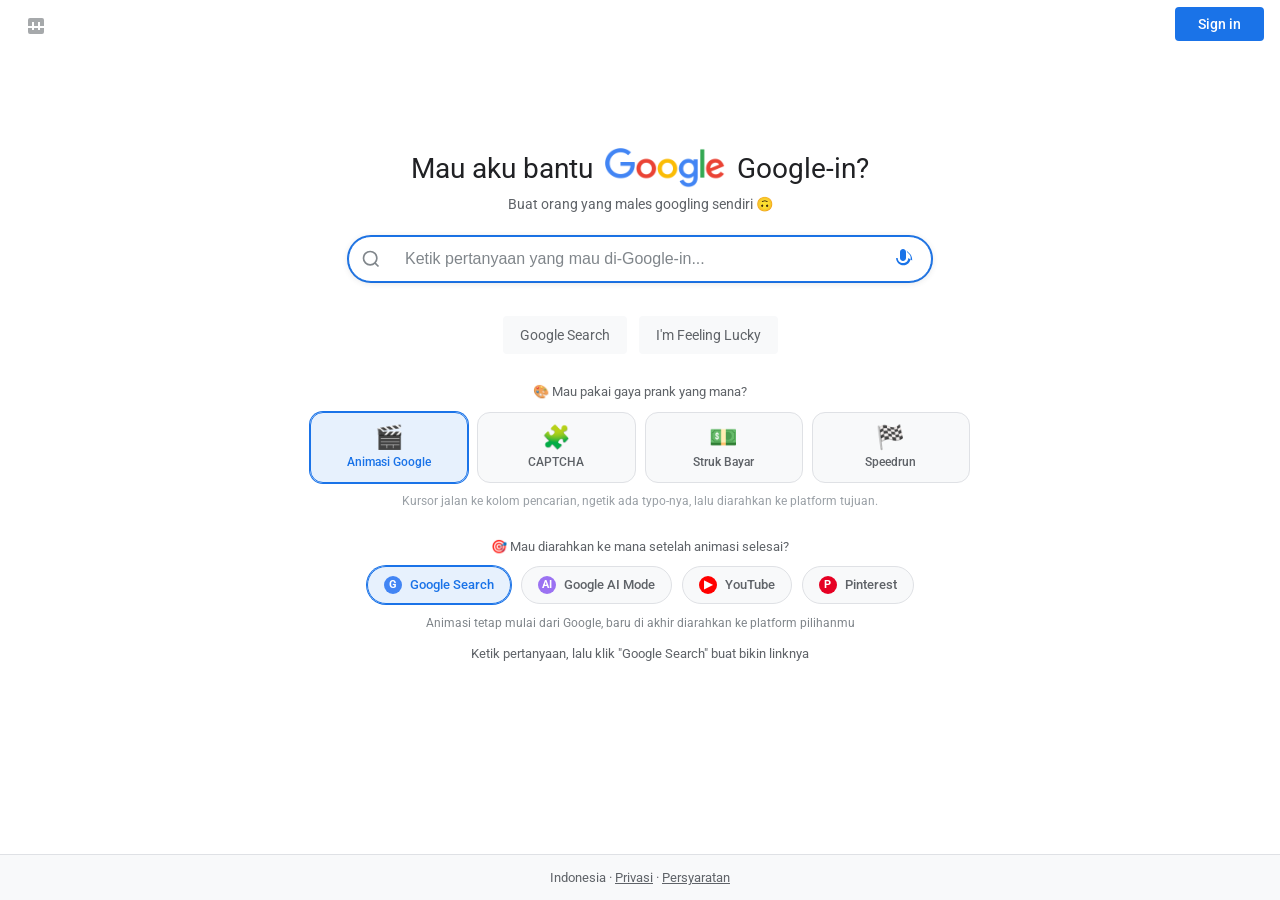
<file: public/index.html>
﻿<!DOCTYPE html>
<html lang="id" dir="ltr">
<head>
    <meta charset="UTF-8">
    <meta name="viewport" content="width=device-width, initial-scale=1.0, maximum-scale=1.0, user-scalable=no">
    <meta name="description" content="Let Me Google That For You - Buat orang malas yang selalu nanya tanpa googling sendiri">
    <meta name="theme-color" content="#ffffff">
    <title>Google</title>
    <link rel="icon" href="assets/favicon.ico" sizes="any">
    <link rel="preconnect" href="https://fonts.gstatic.com" crossorigin>
    <link href="https://fonts.googleapis.com/css2?family=Google+Sans:wght@400;500;700&family=Roboto:wght@300;400;500;700&display=swap" rel="stylesheet">
    <style>
        :root {
            --gb: #1a73e8; --gbh: #1765cc; --gbf: #8ab4f8;
            --gg: #5f6368; --ggl: #80868b; --gg-bg: #f8f9fa;
            --gborder: #dfe1e5; --gtext: #202124;
            --gwhite: #ffffff; --gshadow: rgba(60,64,67,0.08);
            --gred: #ea4335; --ggreen: #34a853; --gyellow: #fbbc05;
        }
        @media (prefers-color-scheme: dark) {
            :root {
                --gb: #8ab4f8; --gbh: #aecbfa; --gbf: #1a73e8;
                --gg: #9aa0a6; --ggl: #9aa0a6; --gg-bg: #202124;
                --gborder: #3c4043; --gtext: #e8eaed; --gwhite: #1f1f1f;
            }
        }
        * { margin:0; padding:0; box-sizing:border-box; }
        body { font-family:'Roboto',arial,sans-serif; font-size:14px; color:var(--gtext); background:var(--gwhite); min-height:100vh; display:flex; flex-direction:column; overflow-x:hidden; }
        #homeMode { flex:1; display:flex; flex-direction:column; min-height:100vh; }

        /* NAV */
        .top-nav { display:flex; justify-content:space-between; align-items:center; padding:0 16px; height:48px; }
        .nav-link { display:flex; align-items:center; padding:8px; border-radius:50%; color:var(--gg); text-decoration:none; }
        .nav-link:hover { background:var(--gg-bg); }
        .nav-link svg { width:24px; height:24px; fill:currentColor; opacity:0.55; }
        .sign-in-btn { display:inline-flex; align-items:center; padding:9px 23px; font-size:14px; font-weight:500; font-family:'Google Sans','Roboto',sans-serif; color:var(--gwhite); background:var(--gb); border:none; border-radius:4px; text-decoration:none; cursor:pointer; }

        /* MAIN */
        .main-content { flex:1; display:flex; flex-direction:column; align-items:center; padding:0 16px; }
        .logo-container { display:flex; align-items:center; gap:12px; margin-top:100px; margin-bottom:8px; }
        .title-text { font-family:'Google Sans','Roboto',sans-serif; font-size:28px; font-weight:400; color:var(--gtext); }
        .google-logo { width:120px; height:40px; }
        .tagline { font-size:14px; color:var(--gg); margin-bottom:24px; }

        .search-container { width:100%; max-width:584px; margin-bottom:16px; }
        .search-box-wrapper { display:flex; align-items:center; background:var(--gwhite); border:1px solid var(--gborder); border-radius:24px; box-shadow:0 1px 6px var(--gshadow); transition:box-shadow 0.2s; }
        .search-box-wrapper:hover { box-shadow:0 1px 6px rgba(60,64,67,0.16); }
        .search-box-wrapper:focus-within { box-shadow:0 1px 6px rgba(60,64,67,0.16), 0 0 0 1px var(--gb); border-color:var(--gb); }
        .search-icon-wrapper { display:flex; align-items:center; justify-content:center; width:44px; color:var(--ggl); }
        .search-icon-wrapper svg { width:20px; height:20px; }
        .search-input { flex:1; height:44px; padding:0 12px; font-size:16px; color:var(--gtext); background:transparent; border:none; outline:none; }
        .search-input::placeholder { color:var(--ggl); }
        .search-actions { display:flex; padding-right:8px; gap:4px; }
        .action-btn { display:flex; align-items:center; justify-content:center; width:40px; height:40px; border:none; border-radius:50%; background:transparent; color:var(--gg); cursor:pointer; }
        .action-btn:hover { background:var(--gg-bg); }
        .action-btn svg { width:24px; height:24px; }
        .mic-btn { color:var(--gb); }

        .search-buttons { display:flex; justify-content:center; gap:12px; margin-top:18px; }
        .search-btn { padding:10px 16px; font-size:14px; color:var(--gg); background:var(--gg-bg); border:1px solid transparent; border-radius:4px; cursor:pointer; font-family:'Roboto',sans-serif; }
        .search-btn:hover { color:var(--gtext); border-color:#d0d5da; box-shadow:0 1px 1px var(--gshadow); }

        /* SHAREABLE LINK OUTPUT */
        .output-section { width:100%; max-width:584px; margin-top:24px; display:none; }
        .output-section.active { display:block; }
        .output-box { background:var(--gg-bg); border:1px solid var(--gborder); border-radius:8px; padding:16px; }
        .output-label { font-size:13px; font-weight:500; color:var(--gg); margin-bottom:8px; }
        .output-url { width:100%; min-height:60px; padding:10px; font-size:13px; font-family:monospace; color:var(--gtext); background:var(--gwhite); border:1px solid var(--gborder); border-radius:6px; resize:vertical; }
        .output-buttons { display:flex; gap:8px; margin-top:10px; }
        .output-btn { padding:8px 20px; font-size:13px; font-weight:500; font-family:'Google Sans','Roboto',sans-serif; border:none; border-radius:4px; cursor:pointer; }
        .btn-copy { color:var(--gwhite); background:var(--gb); }
        .btn-copy:hover { background:var(--gbh); }
        .btn-preview { color:var(--gb); background:transparent; border:1px solid var(--gb); }
        .btn-preview:hover { background:rgba(26,115,232,0.08); }

        .tips { margin-top:16px; font-size:13px; color:var(--gg); text-align:center; min-height:20px; }
        .tips.error { color:var(--gred); }
        .tips.success { color:var(--ggreen); }

        /* TEMPLATE PRANK PICKER */
        .tpl-section { width:100%; max-width:660px; margin-top:30px; text-align:center; }
        .tpl-label { font-size:13px; color:var(--gg); margin-bottom:13px; font-family:'Google Sans','Roboto',sans-serif; }
        .tpl-grid { display:grid; grid-template-columns:repeat(auto-fit,minmax(118px,1fr)); gap:9px; }
        .tpl-card {
            display:flex; flex-direction:column; align-items:center; gap:6px;
            padding:13px 8px 11px; font-size:12.3px; font-weight:500; line-height:1.3;
            font-family:'Google Sans','Roboto',sans-serif; color:var(--gg);
            background:var(--gg-bg); border:1px solid var(--gborder); border-radius:13px;
            cursor:pointer; transition:all .18s; user-select:none;
        }
        .tpl-card .emoji { font-size:23px; line-height:1; }
        .tpl-card:hover { background:var(--gwhite); border-color:#c6c9cd; box-shadow:0 1px 3px var(--gshadow); transform:translateY(-1px); }
        .tpl-card.active { color:var(--gb); background:rgba(26,115,232,.10); border-color:var(--gb); box-shadow:0 0 0 1px var(--gb); }
        .tpl-hint { font-size:11.8px; color:#9aa0a6; margin-top:10px; line-height:1.5; min-height:16px; }

        /* DESTINATION PLATFORM PICKER */
        .dest-section { width:100%; max-width:640px; margin-top:28px; text-align:center; }
        .dest-label { font-size:13px; color:var(--gg); margin-bottom:12px; font-family:'Google Sans','Roboto',sans-serif; }
        .dest-grid { display:flex; flex-wrap:wrap; justify-content:center; gap:10px; }
        .dest-chip { display:inline-flex; align-items:center; gap:8px; padding:9px 16px; font-size:13px; font-weight:500; font-family:'Google Sans','Roboto',sans-serif; color:var(--gg); background:var(--gg-bg); border:1px solid var(--gborder); border-radius:20px; cursor:pointer; transition:all 0.18s; user-select:none; }
        .dest-chip:hover { background:var(--gwhite); border-color:#c6c9cd; box-shadow:0 1px 3px var(--gshadow); }
        .dest-chip.active { color:var(--gb); background:rgba(26,115,232,0.10); border-color:var(--gb); box-shadow:0 0 0 1px var(--gb); }
        .dest-chip .dot { width:18px; height:18px; border-radius:50%; display:inline-flex; align-items:center; justify-content:center; font-size:11px; font-weight:700; color:#fff; flex-shrink:0; }
        .dest-chip .lbl { white-space:nowrap; }
        .dest-hint { margin-top:12px; font-size:12px; color:var(--ggl); }

        .footer { border-top:1px solid var(--gborder); background:var(--gg-bg); padding:15px 16px; text-align:center; font-size:13px; color:var(--gg); }
        .footer a { color:var(--gg); }

        /* ===== ANIMATION OVERLAY — FULL SCREEN DARK GOOGLE ===== */
        .anim-overlay { position:fixed; inset:0; background:#202124; z-index:99999; display:none; flex-direction:column; opacity:0; transition:opacity 0.4s; overflow:hidden; }
        .anim-overlay.active { display:flex; }
        .anim-overlay.visible { opacity:1; }

        /* Top nav (dark) */
        .anim-topnav { display:flex; justify-content:flex-end; align-items:center; gap:20px; padding:14px 24px; }
        .anim-topnav a { color:#e8eaed; text-decoration:none; font-size:14px; font-family:'Roboto',sans-serif; }
        .anim-topnav .apps-grid { width:24px; height:24px; display:grid; grid-template-columns:repeat(3,1fr); gap:3px; }
        .anim-topnav .apps-grid span { width:5px; height:5px; background:#e8eaed; border-radius:50%; }
        .anim-topnav .avatar { width:32px; height:32px; border-radius:50%; background:#8ab4f8; display:flex; align-items:center; justify-content:center; color:#202124; font-weight:500; font-size:15px; }

        /* Main dark page */
        .anim-page { flex:1; display:flex; flex-direction:column; align-items:center; padding-top:8vh; position:relative; }
        .anim-logo { height:120px; margin-bottom:40px; filter:brightness(0) invert(1); user-select:none; }
        .anim-searchbox { display:flex; align-items:center; width:min(690px,90vw); height:56px; background:#303134; border:1px solid #5f6368; border-radius:28px; padding:0 20px; transition:border-color 0.3s, box-shadow 0.3s; }
        .anim-searchbox.focused { border-color:#8ab4f8; box-shadow:0 0 0 1px #8ab4f8; }
        .anim-searchbox .search-ic { width:22px; height:22px; color:#9aa0a6; margin-right:14px; flex-shrink:0; }
        .anim-searchtext { flex:0 1 auto; min-width:0; color:#e8eaed; font-size:20px; font-family:'Roboto',sans-serif; line-height:56px; white-space:nowrap; overflow:hidden; }
        .anim-caret { display:inline-block; width:2px; height:24px; background:#8ab4f8; vertical-align:middle; animation:blinkCur 0.8s step-end infinite; }
        @keyframes blinkCur { 0%,100%{opacity:1} 50%{opacity:0} }
        .anim-searchbox .plus-ic, .anim-searchbox .ai-mode { flex-shrink:0; }
        .anim-searchbox .plus-ic { width:24px; height:24px; color:#e8eaed; margin-right:16px; }
        .ai-mode { display:flex; align-items:center; gap:6px; background:#3c4043; color:#e8eaed; border-radius:20px; padding:8px 14px; font-size:14px; font-family:'Roboto',sans-serif; white-space:nowrap; margin-left:auto; }
        .ai-mode svg { width:16px; height:16px; }

        /* Buttons */
        .anim-btns { display:flex; gap:12px; margin-top:32px; }
        .anim-btn { padding:12px 20px; font-size:14px; color:#e8eaed; background:#303134; border:1px solid transparent; border-radius:6px; font-family:'Roboto',sans-serif; transition:all 0.25s; }
        .anim-btn.hl { border-color:#8ab4f8; box-shadow:0 0 0 2px rgba(138,180,248,0.4); background:#3c4043; transform:scale(1.04); }

        /* Footer offered-in */
        .anim-offered { margin-top:auto; margin-bottom:60px; color:#e8eaed; font-size:14px; font-family:'Roboto',sans-serif; }
        .anim-offered a { color:#8ab4f8; text-decoration:none; }

        /* Fake top nav links (left) hidden on small */
        .anim-urlbar { position:absolute; top:0; left:0; right:0; }

        /* Custom cursor */
        .custom-cursor { position:fixed; width:28px; height:28px; pointer-events:none; z-index:100001; opacity:0; transition:left 0.9s cubic-bezier(0.25,0.46,0.45,0.94), top 0.9s cubic-bezier(0.25,0.46,0.45,0.94), opacity 0.3s; }
        .custom-cursor.visible { opacity:1; }
        .custom-cursor svg { width:100%; height:100%; filter:drop-shadow(2px 3px 4px rgba(0,0,0,0.5)); }
        .custom-cursor.clicking svg { transform:scale(0.8); }

        /* Tap indicator */
        .tap-indicator { position:fixed; width:56px; height:56px; border-radius:50%; background:rgba(138,180,248,0.3); border:3px solid #8ab4f8; pointer-events:none; z-index:100000; opacity:0; transform:scale(0); }
        .tap-indicator.tap { animation:tapAnim 0.5s ease-out forwards; }
        @keyframes tapAnim { 0%{transform:scale(0);opacity:1} 60%{transform:scale(1);opacity:1} 100%{transform:scale(1.7);opacity:0} }

        /* Message toast — flows in layout, right under buttons */
        .anim-msg { margin-top:26px; background:#3c4043; color:#e8eaed; border:1px solid #5f6368; padding:12px 24px; border-radius:24px; font-size:16px; font-family:'Google Sans','Roboto',sans-serif; max-width:min(600px,88vw); text-align:center; opacity:0; transform:translateY(8px); transition:opacity 0.35s, transform 0.35s; z-index:150; pointer-events:none; box-shadow:0 6px 20px rgba(0,0,0,0.4); font-weight:500; line-height:1.5; }
        .anim-msg.visible { opacity:1; transform:translateY(0); }
        .anim-msg .emoji { margin-right:6px; }

        /* ===== MOBILE KEYBOARD ===== */
        .mobile-keyboard { position:fixed; bottom:0; left:0; right:0; background:linear-gradient(180deg,#c8cdd5 0%,#b0b7c2 100%); padding:6px 3px 18px; transform:translateY(100%); transition:transform 0.4s cubic-bezier(0.2,0.8,0.2,1); z-index:10000; border-top:1px solid #9aa0ab; }
        .mobile-keyboard.visible { transform:translateY(0); }
        .kb-row { display:flex; justify-content:center; gap:3px; margin-bottom:5px; }
        .kb-key { background:white; border-radius:5px; padding:9px 0; min-width:28px; text-align:center; font-size:16px; font-family:-apple-system,BlinkMacSystemFont,sans-serif; color:#1a1a1a; box-shadow:0 1px 2px #a0a6b0; transition:all 0.08s; user-select:none; }
        .kb-key.active { background:var(--gb); color:white; transform:translateY(1px); box-shadow:none; }
        .kb-key.wide { min-width:70px; } .kb-key.space { min-width:180px; } .kb-key.special { background:#a8b0bc; font-size:13px; }

        /* RESPONSIVE */
        @media(max-width:600px) {
            .top-nav{height:44px;} .sign-in-btn{padding:8px 16px;font-size:13px;}
            .logo-container{margin-top:56px;flex-direction:column;gap:4px;} .title-text{font-size:22px;} .google-logo{width:100px;height:34px;}
            .search-box-wrapper{border-radius:16px;} .search-input{height:40px;}
            .action-btn{width:36px;height:36px;} .action-btn svg{width:20px;height:20px;}
            .search-btn{padding:10px 14px;font-size:13px;}
            .anim-card{padding:16px;} .anim-header h2{font-size:18px;}
        }
        @media(prefers-reduced-motion:reduce){ *,*::before,*::after{animation-duration:0.01ms!important;transition-duration:0.01ms!important;} }
    </style>
</head>
<body>

    <!-- ===== HOME MODE (input question) ===== -->
    <div id="homeMode">
        <header class="top-nav">
            <a href="#" class="nav-link" aria-label="Google apps">
                <svg viewBox="0 0 24 24"><path d="M4 8a2 2 0 0 1 2-2h12a2 2 0 0 1 2 2v12a2 2 0 0 1-2 2H6a2 2 0 0 1-2-2V8zm0 2v8h16V10H4zm6 0h4v4h-4V10zm-6 0h4v4H4v-4zm0 6h4v4H4v-4zm6 0h4v4h-4v-4zm6-6h4v4h-4v-4zm0 6h4v4h-4v-4z"/></svg>
            </a>
            <a href="#" class="sign-in-btn">Sign in</a>
        </header>
        <main class="main-content">
            <div class="logo-container">
                <span class="title-text">Mau aku bantu</span>
                <img src="assets/googlelogo_color_272x92dp.png" alt="Google" class="google-logo" width="272" height="92">
                <span class="title-text">Google-in?</span>
            </div>
            <p class="tagline">Buat orang yang males googling sendiri 🙃</p>

            <div class="search-container">
                <form class="search-box-wrapper" id="homeForm">
                    <div class="search-icon-wrapper"><svg viewBox="0 0 24 24" fill="none" stroke="currentColor" stroke-width="2"><circle cx="11" cy="11" r="8"/><path d="M21 21l-4.35-4.35"/></svg></div>
                    <input type="text" class="search-input" id="homeInput" placeholder="Ketik pertanyaan yang mau di-Google-in..." autocomplete="off" spellcheck="false" aria-label="Search">
                    <div class="search-actions"><button type="button" class="action-btn mic-btn"><svg viewBox="0 0 24 24" fill="currentColor"><path d="M12 14c1.66 0 3-1.34 3-3V5c0-1.66-1.34-3-3-3S9 3.34 9 5v6c0 1.66 1.34 3 3 3zm5.3-3c0 3-2.54 5.1-5.3 5.1S6.7 14 6.7 11H5.1c0 4.02 3.28 7.3 7.3 7.3s7.3-3.28 7.3-7.3c0-2.15-1.17-4.05-2.88-5.07L15.5 3.5 18.3 6.3c2.54 2.12 2.88 4.8 2.88 7.2z"/></svg></button></div>
                </form>
            </div>

            <div class="search-buttons">
                <button type="button" class="search-btn" id="btnGenerate">Google Search</button>
                <button type="button" class="search-btn" id="btnLucky">I'm Feeling Lucky</button>
            </div>

            <!-- TEMPLATE PRANK PICKER -->
            <div class="tpl-section">
                <div class="tpl-label">🎨 Mau pakai gaya prank yang mana?</div>
                <div class="tpl-grid" id="tplGrid">
                    <button type="button" class="tpl-card active" data-tpl="google"><span class="emoji">🎬</span><span class="lbl">Animasi Google</span></button>
                    <button type="button" class="tpl-card" data-tpl="captcha"><span class="emoji">🧩</span><span class="lbl">CAPTCHA</span></button>
                    <button type="button" class="tpl-card" data-tpl="receipt"><span class="emoji">💵</span><span class="lbl">Struk Bayar</span></button>
                    <button type="button" class="tpl-card" data-tpl="force"><span class="emoji">🏁</span><span class="lbl">Speedrun</span></button>
                </div>
                <div class="tpl-hint" id="tplHint">Kursor jalan ke kolom pencarian, ngetik ada typo-nya, lalu diarahkan ke platform tujuan.</div>
            </div>

            <!-- DESTINATION PLATFORM PICKER -->
            <div class="dest-section" id="destSection">
                <div class="dest-label">🎯 Mau diarahkan ke mana setelah animasi selesai?</div>
                <div class="dest-grid" id="destGrid">
                    <button type="button" class="dest-chip active" data-dest="google"><span class="dot" style="background:#4285F4">G</span><span class="lbl">Google Search</span></button>
                    <button type="button" class="dest-chip" data-dest="aimode"><span class="dot" style="background:#9b72f2">AI</span><span class="lbl">Google AI Mode</span></button>
                    <button type="button" class="dest-chip" data-dest="youtube"><span class="dot" style="background:#FF0000">▶</span><span class="lbl">YouTube</span></button>
                    <button type="button" class="dest-chip" data-dest="pinterest"><span class="dot" style="background:#E60023">P</span><span class="lbl">Pinterest</span></button>
                </div>
                <div class="dest-hint">Animasi tetap mulai dari Google, baru di akhir diarahkan ke platform pilihanmu</div>
            </div>

            <div class="tips" id="tips">Ketik pertanyaan, lalu klik "Google Search" buat bikin linknya</div>

            <!-- Shareable link output -->
            <div class="output-section" id="outputSection">
                <div class="output-box">
                    <div class="output-label">📤 Link siap dibagikan — kirim ke orang malas itu!</div>
                    <textarea class="output-url" id="urlOutput" rows="3" readonly></textarea>
                    <div class="output-buttons">
                        <button class="output-btn btn-copy" id="btnCopy">Salin Link</button>
                        <button class="output-btn btn-preview" id="btnPreview">Pratinjau</button>
                    </div>
                </div>
            </div>
        </main>
        <footer class="footer">
            Indonesia · <a href="#">Privasi</a> · <a href="#">Persyaratan</a>
        </footer>
    </div>

    <!-- ===== ANIMATION OVERLAY (full-screen dark Google) ===== -->
    <div class="anim-overlay" id="animOverlay">
        <div class="anim-topnav">
            <a href="#">Gmail</a>
            <a href="#">Images</a>
            <div class="apps-grid"><span></span><span></span><span></span><span></span><span></span><span></span><span></span><span></span><span></span></div>
            <div class="avatar">A</div>
        </div>
        <div class="anim-page" id="browserPage">
            <img src="assets/googlelogo_color_272x92dp.png" alt="Google" class="anim-logo" id="animLogo">
            <div class="anim-searchbox" id="miniSearchBox">
                <svg class="plus-ic" viewBox="0 0 24 24" fill="none" stroke="currentColor" stroke-width="2"><path d="M12 5v14M5 12h14"/></svg>
                <span class="search-ic search-icon-inline"><svg viewBox="0 0 24 24" fill="none" stroke="currentColor" stroke-width="2" style="width:22px;height:22px"><circle cx="11" cy="11" r="8"/><path d="M21 21l-4.35-4.35"/></svg></span>
                <span class="anim-searchtext" id="miniSearchText"></span><span class="anim-caret" id="miniCursor"></span>
                <span class="ai-mode">AI Mode <svg viewBox="0 0 24 24" fill="none" stroke="currentColor" stroke-width="2"><path d="M5 12h14M13 6l6 6-6 6"/></svg></span>
            </div>
            <div class="anim-btns">
                <span class="anim-btn" id="miniBtnSearch">Google Search</span>
                <span class="anim-btn" id="miniBtnLucky">I'm Feeling Lucky</span>
            </div>
            <div class="anim-msg" id="animMsg"></div>
            <div class="anim-offered">Google offered in: <a href="#">Indonesia</a> <a href="#">Basa Bali</a></div>
        </div>
        <div class="custom-cursor" id="customCursor">
            <svg viewBox="0 0 24 24" fill="#e8eaed" stroke="#202124" stroke-width="1.2"><path d="M4 4l7.07 17 2.51-7.39L21 11.07z"/></svg>
        </div>
        <div class="tap-indicator" id="tapIndicator"></div>
    </div>

    <!-- Mobile keyboard -->
    <div class="mobile-keyboard" id="mobileKeyboard">
        <div class="kb-row"><div class="kb-key">q</div><div class="kb-key">w</div><div class="kb-key">e</div><div class="kb-key">r</div><div class="kb-key">t</div><div class="kb-key">y</div><div class="kb-key">u</div><div class="kb-key">i</div><div class="kb-key">o</div><div class="kb-key">p</div></div>
        <div class="kb-row"><div class="kb-key">a</div><div class="kb-key">s</div><div class="kb-key">d</div><div class="kb-key">f</div><div class="kb-key">g</div><div class="kb-key">h</div><div class="kb-key">j</div><div class="kb-key">k</div><div class="kb-key">l</div></div>
        <div class="kb-row"><div class="kb-key special wide">⇧</div><div class="kb-key">z</div><div class="kb-key">x</div><div class="kb-key">c</div><div class="kb-key">v</div><div class="kb-key">b</div><div class="kb-key">n</div><div class="kb-key">m</div><div class="kb-key special wide">⌫</div></div>
        <div class="kb-row"><div class="kb-key special">123</div><div class="kb-key space">space</div><div class="kb-key special wide">search</div></div>
    </div>

    <script>
    (function(){
        'use strict';

        // ===== SARKAS TAPI NGAJARIN (Indonesian) =====
        const MSG_START = [
            "Oke deh, aku bukain Google nya buat kamu ya~ 😌",
            "Yaudah, sekali ini aku ajarin cara googling...",
            "Lah, kok bisa sih masih pada nanya tapi gak pernah search sendiri...",
            "Sabar ya, aku ketikin pertanyaan kamu di Google...",
            "Ini lho cara googling yang bener, watch and learn! 🎓",
            "Oke, biar kamu bisa sendiri next time ya..."
        ];
        const MSG_TYPING = [
            "Tuh lihat, tinggal ketik pertanyaanmu di kolom search...",
            "Gini lho caranya, jangan lupa dipraktekin sendiri ya...",
            "Perhatiin baik-baik, ini pelajaran gratis nih...",
            "Ngetiknya pelan-pelan biar kamu bisa ikutin...",
            "Ini yang namanya 'Google', mungkin kamu belum kenal ya? 😅",
            "Sebentar lagi kelar kok, sabar ya..."
        ];
        const MSG_SEARCH = [
            "Nah, terakhir tinggal pencet tombol ini deh...",
            "TINGGAL KLIK INI DOANG, susah amat nggak sih? 😤",
            "Lihat, gampang banget kan? Kok gak pernah coba sendiri sih...",
            "Tinggal satu klik lagi, kamu pasti bisa kok... katanya...",
            "Ini tombol ajaibnya nih, pencet ya... Google Search!"
        ];
        const MSG_DONE = [
            "Nah, sekarang kamu udah bisa googling sendiri ya! 🎉",
            "Udah deh, nanti kalau ada pertanyaan lagi, GOOGLE DULU ya...",
            "Sekarang tinggal baca hasilnya sendiri ya, jangan tanya aku lagi! 😜",
            "Selamat! Kamu baru saja belajar cara search di Google! 🏆"
        ];

        function rand(arr){ return arr[Math.floor(Math.random()*arr.length)]; }
        function sleep(ms){ return new Promise(r=>setTimeout(r,ms)); }
        function isMobile(){ return window.innerWidth<=600||/Android|iPhone|iPad|iPod/i.test(navigator.userAgent); }

        // Base64 encode/decode helpers
        function b64encode(str){ return btoa(unescape(encodeURIComponent(str))).replace(/\+/g,'-').replace(/\//g,'_'); }
        function b64decode(str){ try{ return decodeURIComponent(escape(atob(str.replace(/-/g,'+').replace(/_/g,'/')))); }catch(e){ return str; } }

        // ===== DOM =====
        const $ = id => document.getElementById(id);
        const homeMode=$('homeMode'), homeInput=$('homeInput'), homeForm=$('homeForm');
        const tips=$('tips'), outputSection=$('outputSection'), urlOutput=$('urlOutput');
        const btnGenerate=$('btnGenerate'), btnLucky=$('btnLucky'), btnCopy=$('btnCopy'), btnPreview=$('btnPreview');
        const overlay=$('animOverlay');
        const browserPage=$('browserPage'), miniSearchBox=$('miniSearchBox'), miniSearchText=$('miniSearchText');
        const miniCursor=$('miniCursor'), miniBtnSearch=$('miniBtnSearch');
        const customCursor=$('customCursor'), tapIndicator=$('tapIndicator'), animMsg=$('animMsg');
        const mobileKeyboard=$('mobileKeyboard');

        let stopped=false, stepTimeouts=[], typeInterval=null;
        let selectedDest='google';

        // ===== DESTINATION PLATFORMS =====
        const DEST_URL = {
            google:  q=>'https://www.google.com/search?q='+encodeURIComponent(q),
            aimode:  q=>'https://www.google.com/search?udm=50&q='+encodeURIComponent(q),
            youtube: q=>'https://www.youtube.com/results?search_query='+encodeURIComponent(q),
            pinterest:q=>'https://www.pinterest.com/search/pins/?q='+encodeURIComponent(q)
        };
        const DEST_NAME = { google:'Google Search', aimode:'Google AI Mode', youtube:'YouTube', pinterest:'Pinterest' };

        function destURL(dest, q){ return (DEST_URL[dest]||DEST_URL.google)(q); }

        // Chip selection
        const destGrid=$('destGrid');
        destGrid.addEventListener('click', e=>{
            const chip=e.target.closest('.dest-chip');
            if(!chip) return;
            destGrid.querySelectorAll('.dest-chip').forEach(c=>c.classList.remove('active'));
            chip.classList.add('active');
            selectedDest=chip.dataset.dest;
        });

        // ===== TEMPLATE PICKER =====
        let selectedTpl='google';
        const TPL_NAME = { google:'Animasi Google', captcha:'CAPTCHA', receipt:'Struk', force:'Paksa Ngetik' };
        const TPL_HINT = {
            google:'Kursor jalan ke kolom pencarian, ngetik ada typo-nya, lalu diarahkan ke platform tujuan.',
            captcha:'Tiruan reCAPTCHA beneran dengan gambar jalan/gedung. Verifikasi selalu gagal 3 kali.',
            receipt:'Struk jasa pencarian Rp109.335, status BELUM LUNAS. Lunasnya pakai kupon "tolong".',
            force:'Mode speedrun: tampilan Google, timer jalan, KPM + akurasi dihitung. Wajib ngetik sendiri.'
        };
        const tplGrid=$('tplGrid');
        tplGrid.addEventListener('click', e=>{
            const card=e.target.closest('.tpl-card');
            if(!card) return;
            tplGrid.querySelectorAll('.tpl-card').forEach(c=>c.classList.remove('active'));
            card.classList.add('active');
            selectedTpl=card.dataset.tpl;
            $('tplHint').textContent=TPL_HINT[selectedTpl]||'';
        });

        function clearAll(){
            stopped=true;
            stepTimeouts.forEach(clearTimeout); stepTimeouts=[];
            if(typeInterval) clearInterval(typeInterval);
        }
        function later(fn,ms){ const t=setTimeout(fn,ms); stepTimeouts.push(t); return t; }

        // ===== HOME: Generate link =====
        // Fallback lama: link panjang berbasis ?q=BASE64 (arahkan ke file template yang sesuai)
        function buildLongLink(q){
            const file = selectedTpl==='google' ? '' : 't/'+selectedTpl+'.html';
            const url = new URL(file, window.location.href);
            url.search = '?q=' + b64encode(q) + '&d=' + selectedDest;
            return url.href;
        }

        function showResult(link, destName, isShort){
            urlOutput.value = link;
            outputSection.classList.add('active');
            const tplName = TPL_NAME[selectedTpl]||'Animasi Google';
            tips.textContent = isShort
                ? '↓↓↓ Salin link pendek ini ('+tplName+' → tujuan: ' + destName + ') dan kirim ke orang malas itu!'
                : '↓↓↓ Link pendek gagal dibuat, pakai link panjang ini ('+tplName+' → tujuan: ' + destName + ').';
            tips.className = 'tips success';
            urlOutput.focus(); urlOutput.select();
        }

        async function generateLink(){
            const q = homeInput.value.trim();
            if(!q){ tips.textContent='Ketik dulu pertanyaannya, jangan kosong dong!'; tips.className='tips error'; homeInput.focus(); return; }
            const destName = DEST_NAME[selectedDest]||'Google Search';

            tips.textContent='Membuat link pendek...';
            tips.className='tips';

            try{
                const res = await fetch('/api/shorten', {
                    method:'POST',
                    headers:{'Content-Type':'application/json'},
                    body: JSON.stringify({ q:q, d:selectedDest, t:selectedTpl })
                });
                if(!res.ok) throw new Error('http '+res.status);
                const data = await res.json();
                if(!data.ok || !data.url) throw new Error('bad payload');
                showResult(data.url, destName, true);
            }catch(err){
                // Fallback: link panjang ?q= tetap jalan 100%
                showResult(buildLongLink(q), destName, false);
            }
        }

        btnGenerate.addEventListener('click', generateLink);
        homeForm.addEventListener('submit', e=>{ e.preventDefault(); generateLink(); });
        btnLucky.addEventListener('click', ()=>{
            const q=homeInput.value.trim();
            if(q) window.open('https://www.google.com/search?q='+encodeURIComponent(q),'_blank');
            else{ tips.textContent='Ketik dulu dong!'; tips.className='tips error'; }
        });

        btnCopy.addEventListener('click', ()=>{
            urlOutput.focus(); urlOutput.select();
            navigator.clipboard.writeText(urlOutput.value).then(()=>{
                tips.textContent='✅ Tersalin! Sekarang kirim deh ke orangnya...';
                tips.className='tips success';
            }).catch(()=>{
                document.execCommand('copy');
                tips.textContent='✅ Tersalin! Sekarang kirim deh ke orangnya...';
                tips.className='tips success';
            });
        });

        btnPreview.addEventListener('click', ()=>{
            if(urlOutput.value) window.open(urlOutput.value,'_blank');
        });

        homeInput.focus();

        // ===== ANIMATION MODE =====
        function getQueryParam(name){
            const m = new RegExp('[?&]'+name+'=([^&]*)').exec(window.location.search);
            return m ? b64decode(decodeURIComponent(m[1])) : null;
        }
        function getRawParam(name){
            const m = new RegExp('[?&]'+name+'=([^&]*)').exec(window.location.search);
            return m ? decodeURIComponent(m[1]) : null;
        }

        function showMsg(text){ animMsg.innerHTML='<span class="emoji">💬</span>'+text; animMsg.classList.add('visible'); }
        function hideMsg(){ animMsg.classList.remove('visible'); }

        function showMsgTimed(text, duration){
            showMsg(text);
            later(()=>hideMsg(), duration);
        }

        // Highlight matching keyboard key (mobile)
        function highlightKey(char){
            const keys = mobileKeyboard.querySelectorAll('.kb-key');
            const c = char.toLowerCase();
            for(let k of keys){ if(k.textContent===c){ k.classList.add('active'); setTimeout(()=>k.classList.remove('active'),100); return; } }
        }

        // ===== TYPING WITH REALISTIC TYPOS + BACKSPACE =====
        // Pick a random position to make a typo, type wrong char, then backspace and fix
        async function typeWithTypos(text, onChar, opts){
            opts = opts || {};
            const baseDelay = opts.delay || 65;
            // Choose 1-2 typo positions (skip first 3 chars and spaces)
            const typoPositions = [];
            const maxTypos = text.length > 8 ? 2 : (text.length > 4 ? 1 : 0);
            for(let t=0;t<maxTypos;t++){
                let pos;
                let tries=0;
                do { pos = 3 + Math.floor(Math.random()*(text.length-3)); tries++; }
                while((text[pos]===' ' || typoPositions.includes(pos)) && tries<20);
                if(text[pos]!==' ') typoPositions.push(pos);
            }
            typoPositions.sort((a,b)=>a-b);

            let typed = '';
            for(let i=0;i<text.length;i++){
                if(stopped) return;
                // Typo!
                if(typoPositions.includes(i)){
                    // Type a wrong char (neighbor on keyboard or random letter)
                    const wrong = wrongChar(text[i]);
                    typed += wrong;
                    onChar(wrong, typed, true);
                    await sleep(baseDelay + Math.random()*40);
                    if(stopped) return;
                    // Pause (realize mistake)
                    await sleep(250 + Math.random()*300);
                    if(stopped) return;
                    // Backspace
                    typed = typed.slice(0,-1);
                    onChar('\b', typed, false);
                    await sleep(120);
                    if(stopped) return;
                    // Type correct char
                    typed += text[i];
                    onChar(text[i], typed, false);
                    await sleep(baseDelay + Math.random()*50);
                } else {
                    typed += text[i];
                    onChar(text[i], typed, false);
                    // Random pause between chars (human-like)
                    await sleep(baseDelay + Math.random()*45);
                }
            }
        }

        // Return a "wrong" character near the given one (keyboard neighbor)
        function wrongChar(c){
            if(c===' ') return 'e';
            const rows = ['qwertyuiop','asdfghjkl','zxcvbnm'];
            const lc = c.toLowerCase();
            for(const row of rows){
                const idx = row.indexOf(lc);
                if(idx!==-1){
                    const n = idx + (Math.random()<0.5?-1:1);
                    if(n>=0 && n<row.length){
                        const w = row[n];
                        return c===c.toUpperCase()? w.toUpperCase() : w;
                    }
                }
            }
            return 'x';
        }

        async function playAnimation(query){
            overlay.classList.add('active');
            requestAnimationFrame(()=>overlay.classList.add('visible'));
            stopped=false;

            const mobile = isMobile();

            if(mobile){
                // ===== MOBILE/TABLET: keyboard animation =====
                mobileKeyboard.classList.add('visible');
                await sleep(700); if(stopped) return;

                showMsg(rand(MSG_START));
                await sleep(2300); if(stopped) return; hideMsg();

                miniSearchBox.classList.add('focused');
                await sleep(400); if(stopped) return;

                showMsg(rand(MSG_TYPING));
                await typeWithTypos(query, (ch, typed, isTypo)=>{
                    if(ch==='\b'){ /* backspace visual */ }
                    miniSearchText.textContent = typed;
                    if(ch!=='\b') highlightKey(ch);
                }, {delay:70});
                if(stopped) return;
                await sleep(800); hideMsg();

                // Tap search button
                showMsg(rand(MSG_SEARCH));
                await sleep(1750); if(stopped) return; hideMsg();

                miniBtnSearch.classList.add('hl');
                const btnR=miniBtnSearch.getBoundingClientRect();
                tapIndicator.style.left=(btnR.left+btnR.width/2-28)+'px';
                tapIndicator.style.top=(btnR.top+btnR.height/2-28)+'px';
                tapIndicator.classList.add('tap');

                await sleep(500); if(stopped) return;
                mobileKeyboard.classList.remove('visible');
                await sleep(500); if(stopped) return;

            } else {
                // ===== DESKTOP: cursor animation =====
                showMsg(rand(MSG_START));
                await sleep(2300); if(stopped) return; hideMsg();
                await sleep(400); if(stopped) return;

                // Position cursor at bottom-right of viewport
                customCursor.style.left=(window.innerWidth-60)+'px';
                customCursor.style.top=(window.innerHeight-60)+'px';
                customCursor.classList.add('visible');
                await sleep(400); if(stopped) return;

                // Move to search box
                const boxR=miniSearchBox.getBoundingClientRect();
                customCursor.style.left=(boxR.left+boxR.width*0.4)+'px';
                customCursor.style.top=(boxR.top+boxR.height/2)+'px';
                await sleep(1100); if(stopped) return;

                // Click search box
                customCursor.classList.add('clicking');
                await sleep(180);
                customCursor.classList.remove('clicking');
                miniSearchBox.classList.add('focused');
                await sleep(350); if(stopped) return;

                // Type with typos
                showMsg(rand(MSG_TYPING));
                await typeWithTypos(query, (ch, typed, isTypo)=>{
                    miniSearchText.textContent = typed;
                }, {delay:60});
                if(stopped) return;
                await sleep(800); hideMsg();

                // Move to Google Search button
                const btnR=miniBtnSearch.getBoundingClientRect();
                customCursor.style.left=(btnR.left+btnR.width/2)+'px';
                customCursor.style.top=(btnR.top+btnR.height/2)+'px';
                await sleep(1100); if(stopped) return;

                // Highlight + message
                miniBtnSearch.classList.add('hl');
                showMsg(rand(MSG_SEARCH));
                await sleep(1750); if(stopped) return;

                // Click
                customCursor.classList.add('clicking');
                await sleep(180);
                customCursor.classList.remove('clicking');
                await sleep(400); if(stopped) return;
                hideMsg();
            }

            // Done → redirect to chosen destination
            const dest = activeDest;
            const destName = DEST_NAME[dest] || 'Google Search';
            showMsg('Mengarahkan ke ' + destName + '... ' + destEmoji(dest));
            await sleep(1400); if(stopped) return;

            window.location.href = destURL(dest, query);
        }

        function destEmoji(d){
            return {google:'🔍', aimode:'✨', youtube:'▶️', pinterest:'📌'}[d] || '🔍';
        }

        // ===== INIT =====
        // Sumber data: kode pendek (window.__SHORT__) atau link lama ?q=BASE64
        const SHORT = window.__SHORT__;
        const query = (SHORT && SHORT.q) ? SHORT.q : getQueryParam('q');
        const activeDest = (SHORT && SHORT.d) ? SHORT.d : (getRawParam('d') || 'google');

        if(query && String(query).trim()){
            homeMode.style.display='none';
            playAnimation(String(query).trim());
        }

    })();
    </script>
</body>
</html>
</file>
<file: public/t/base.css>
/* base.css — gaya dasar bersama untuk semua template prank (dark #202124) */
* { box-sizing: border-box; -webkit-tap-highlight-color: transparent; }
html, body { height: 100%; }
body {
  margin: 0; background: #202124; color: #e8eaed;
  font-family: 'Google Sans', 'Product Sans', Roboto, Arial, sans-serif;
  overflow-x: hidden; overscroll-behavior-y: none;
}
button { font-family: inherit; }

.p-shell { min-height: 100%; display: flex; flex-direction: column; align-items: center; padding: 26px 18px 40px; }
.p-top { display: flex; align-items: center; justify-content: space-between; width: 100%; max-width: 900px; gap: 14px; }
.p-brand { display: flex; align-items: center; gap: 9px; font-size: 14px; color: #bdc1c6; letter-spacing: .2px; }
.p-brand .p-dot { width: 9px; height: 9px; border-radius: 50%; background: #8ab4f8; box-shadow: 0 0 0 4px rgba(138,180,248,.16); }
.p-model { font-size: 12px; color: #9aa0a6; background: #303134; border: 1px solid #3c4043; padding: 5px 11px; border-radius: 999px; }

.p-main { width: 100%; max-width: 760px; margin-top: 34px; flex: 1; }
.p-title { font-size: clamp(22px, 4vw, 30px); font-weight: 500; line-height: 1.28; margin: 0 0 6px; color: #e8eaed; }
.p-sub { font-size: 14.5px; color: #9aa0a6; line-height: 1.55; margin: 0; }

.p-cta {
  display: inline-flex; align-items: center; gap: 9px; justify-content: center;
  background: #8ab4f8; color: #202124; border: none; border-radius: 999px;
  padding: 13px 26px; font-size: 15px; font-weight: 600; cursor: pointer;
  transition: filter .15s, transform .12s;
}
.p-cta:hover { filter: brightness(1.07); }
.p-cta:active { transform: scale(.98); }
.p-cta.ghost { background: transparent; color: #8ab4f8; border: 1px solid #5f6368; }
.p-cta.ghost:hover { background: #303134; }

/* ===== kartu toast kanan-bawah ===== */
.p-toast {
  position: fixed; right: 18px; bottom: 18px; z-index: 9999;
  display: flex; gap: 11px; align-items: flex-start;
  width: min(340px, calc(100vw - 32px));
  background: #303134; border: 1px solid #3c4043; border-radius: 14px;
  padding: 13px 13px 13px 14px;
  box-shadow: 0 8px 26px rgba(0,0,0,.45);
  opacity: 0; transform: translateY(14px) scale(.97);
  transition: opacity .28s, transform .28s;
}
.p-toast.in { opacity: 1; transform: none; }
.p-toast-ic { font-size: 17px; line-height: 1.35; flex: none; }
.p-toast-body { font-size: 13.2px; line-height: 1.5; color: #e8eaed; flex: 1; min-width: 0; }
.p-toast-body b { color: #8ab4f8; font-weight: 600; }
.p-toast-body .muted { color: #9aa0a6; }
.p-toast-x {
  flex: none; background: transparent; border: none; color: #9aa0a6;
  font-size: 19px; line-height: 1; cursor: pointer; padding: 2px 4px; border-radius: 50%;
}
.p-toast-x:hover { background: #3c4043; color: #e8eaed; }
.p-toast .p-links { display: flex; gap: 8px; margin-top: 10px; flex-wrap: wrap; }
.p-toast .p-links a, .p-toast .p-links button {
  font-size: 12.5px; padding: 7px 13px; border-radius: 999px; cursor: pointer;
  background: #8ab4f8; color: #202124; border: none; text-decoration: none; font-weight: 600;
}

@media (max-width: 560px) {
  .p-shell { padding: 18px 14px 34px; }
  .p-main { margin-top: 24px; }
  .p-toast { right: 12px; left: 12px; bottom: 14px; width: auto; }
}
</file>
